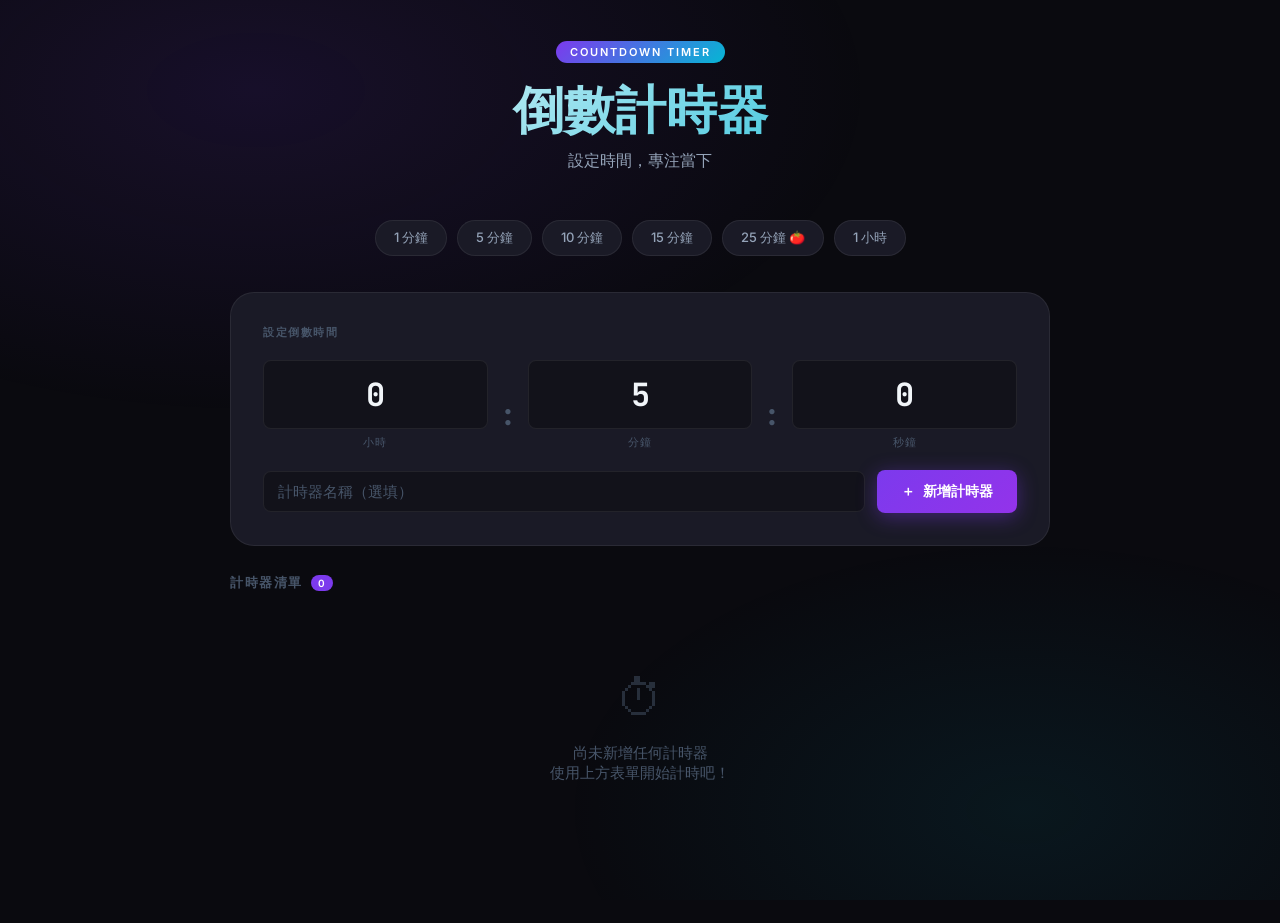
<file: countdown/index.html>
<!DOCTYPE html>
<html lang="zh-TW">
<head>
  <meta charset="UTF-8" />
  <meta name="viewport" content="width=device-width, initial-scale=1.0" />
  <meta name="description" content="優雅的倒數計時應用程式，支援多個計時器、自訂時間與音效提醒。" />
  <title>倒數計時 — Countdown Timer</title>
  <link rel="preconnect" href="https://fonts.googleapis.com" />
  <link href="https://fonts.googleapis.com/css2?family=Inter:wght@300;400;500;600;700&family=JetBrains+Mono:wght@300;400;700&display=swap" rel="stylesheet" />
  <style>
    /* ===== CSS 自定義屬性（設計系統） ===== */
    :root {
      --bg-primary:    #0a0a0f;
      --bg-secondary:  #12121a;
      --bg-card:       #1a1a26;
      --bg-card-hover: #20202e;
      --accent-1:      #7c3aed;  /* 紫 */
      --accent-2:      #06b6d4;  /* 青 */
      --accent-3:      #f59e0b;  /* 琥珀 */
      --accent-danger: #ef4444;
      --accent-success:#10b981;
      --text-primary:  #f1f5f9;
      --text-secondary:#94a3b8;
      --text-muted:    #475569;
      --border:        rgba(255,255,255,0.07);
      --border-focus:  rgba(124,58,237,0.6);
      --shadow-glow:   0 0 40px rgba(124,58,237,0.25);
      --radius-sm:     8px;
      --radius-md:     16px;
      --radius-lg:     24px;
      --transition:    0.25s cubic-bezier(0.4,0,0.2,1);
    }

    /* ===== 基礎重設 ===== */
    *, *::before, *::after { box-sizing: border-box; margin: 0; padding: 0; }
    html { scroll-behavior: smooth; }
    body {
      font-family: 'Inter', sans-serif;
      background: var(--bg-primary);
      color: var(--text-primary);
      min-height: 100vh;
      overflow-x: hidden;
    }

    /* ===== 背景動態漸層 ===== */
    body::before {
      content: '';
      position: fixed;
      inset: 0;
      background:
        radial-gradient(ellipse 80% 60% at 20% 10%, rgba(124,58,237,0.12) 0%, transparent 60%),
        radial-gradient(ellipse 60% 50% at 80% 90%, rgba(6,182,212,0.08) 0%, transparent 60%);
      pointer-events: none;
      z-index: 0;
    }

    /* ===== 版面配置 ===== */
    .app-wrapper {
      position: relative;
      z-index: 1;
      max-width: 860px;
      margin: 0 auto;
      padding: 40px 20px 80px;
    }

    /* ===== 頁頭 ===== */
    .app-header {
      text-align: center;
      margin-bottom: 48px;
    }
    .app-header .badge {
      display: inline-block;
      background: linear-gradient(135deg, var(--accent-1), var(--accent-2));
      color: #fff;
      font-size: 11px;
      font-weight: 600;
      letter-spacing: 2px;
      text-transform: uppercase;
      padding: 4px 14px;
      border-radius: 100px;
      margin-bottom: 16px;
    }
    .app-header h1 {
      font-size: clamp(2rem, 5vw, 3.2rem);
      font-weight: 700;
      background: linear-gradient(135deg, #fff 0%, var(--accent-2) 100%);
      -webkit-background-clip: text;
      -webkit-text-fill-color: transparent;
      background-clip: text;
      line-height: 1.2;
    }
    .app-header p {
      margin-top: 10px;
      color: var(--text-secondary);
      font-size: 1rem;
    }

    /* ===== 快速選擇按鈕 ===== */
    .quick-select {
      display: flex;
      gap: 10px;
      flex-wrap: wrap;
      justify-content: center;
      margin-bottom: 36px;
    }
    .quick-btn {
      background: var(--bg-card);
      border: 1px solid var(--border);
      color: var(--text-secondary);
      font-family: 'Inter', sans-serif;
      font-size: 13px;
      font-weight: 500;
      padding: 8px 18px;
      border-radius: 100px;
      cursor: pointer;
      transition: all var(--transition);
    }
    .quick-btn:hover {
      background: var(--bg-card-hover);
      border-color: var(--accent-1);
      color: var(--text-primary);
      transform: translateY(-2px);
    }

    /* ===== 倒數設定區 ===== */
    .setup-card {
      background: var(--bg-card);
      border: 1px solid var(--border);
      border-radius: var(--radius-lg);
      padding: 32px;
      margin-bottom: 28px;
      transition: box-shadow var(--transition);
    }
    .setup-card:focus-within {
      box-shadow: var(--shadow-glow);
      border-color: var(--border-focus);
    }

    /* 標題欄 */
    .setup-card label.card-label {
      display: block;
      font-size: 11px;
      font-weight: 600;
      letter-spacing: 1.5px;
      text-transform: uppercase;
      color: var(--text-muted);
      margin-bottom: 20px;
    }

    /* 時間輸入 */
    .time-inputs {
      display: flex;
      gap: 16px;
      align-items: center;
      flex-wrap: wrap;
      margin-bottom: 20px;
    }
    .time-field {
      flex: 1;
      min-width: 90px;
      display: flex;
      flex-direction: column;
      gap: 6px;
    }
    .time-field span {
      font-size: 11px;
      color: var(--text-muted);
      text-align: center;
      letter-spacing: 1px;
      text-transform: uppercase;
    }
    .time-field input[type="number"] {
      width: 100%;
      background: var(--bg-secondary);
      border: 1px solid var(--border);
      border-radius: var(--radius-sm);
      color: var(--text-primary);
      font-family: 'JetBrains Mono', monospace;
      font-size: 2rem;
      font-weight: 700;
      text-align: center;
      padding: 12px 8px;
      outline: none;
      transition: border-color var(--transition), box-shadow var(--transition);
      -moz-appearance: textfield;
      appearance: textfield;
    }
    .time-field input[type="number"]::-webkit-inner-spin-button,
    .time-field input[type="number"]::-webkit-outer-spin-button { -webkit-appearance: none; }
    .time-field input[type="number"]:focus {
      border-color: var(--accent-1);
      box-shadow: 0 0 0 3px rgba(124,58,237,0.2);
    }
    .time-separator {
      font-size: 2rem;
      font-weight: 700;
      color: var(--text-muted);
      padding-top: 16px;
    }

    /* 計時器名稱 */
    .name-row {
      display: flex;
      gap: 12px;
      align-items: center;
    }
    .name-field {
      flex: 1;
    }
    .name-field input[type="text"] {
      width: 100%;
      background: var(--bg-secondary);
      border: 1px solid var(--border);
      border-radius: var(--radius-sm);
      color: var(--text-primary);
      font-family: 'Inter', sans-serif;
      font-size: 15px;
      padding: 10px 14px;
      outline: none;
      transition: border-color var(--transition), box-shadow var(--transition);
    }
    .name-field input[type="text"]::placeholder { color: var(--text-muted); }
    .name-field input[type="text"]:focus {
      border-color: var(--accent-1);
      box-shadow: 0 0 0 3px rgba(124,58,237,0.2);
    }

    /* ===== 主按鈕 ===== */
    .btn {
      display: inline-flex;
      align-items: center;
      gap: 8px;
      font-family: 'Inter', sans-serif;
      font-weight: 600;
      font-size: 14px;
      padding: 12px 24px;
      border-radius: var(--radius-sm);
      border: none;
      cursor: pointer;
      transition: all var(--transition);
      white-space: nowrap;
    }
    .btn-primary {
      background: linear-gradient(135deg, var(--accent-1), #9333ea);
      color: #fff;
      box-shadow: 0 4px 20px rgba(124,58,237,0.4);
    }
    .btn-primary:hover {
      transform: translateY(-2px);
      box-shadow: 0 8px 28px rgba(124,58,237,0.55);
    }
    .btn-primary:active { transform: translateY(0); }

    /* ===== 計時器卡片清單 ===== */
    .timers-section h2 {
      font-size: 13px;
      font-weight: 600;
      letter-spacing: 1.5px;
      text-transform: uppercase;
      color: var(--text-muted);
      margin-bottom: 16px;
      display: flex;
      align-items: center;
      gap: 8px;
    }
    .timers-section h2 .count-badge {
      background: var(--accent-1);
      color: #fff;
      font-size: 10px;
      padding: 2px 7px;
      border-radius: 100px;
    }
    .timers-list {
      display: flex;
      flex-direction: column;
      gap: 16px;
    }
    .timer-card {
      background: var(--bg-card);
      border: 1px solid var(--border);
      border-radius: var(--radius-md);
      padding: 24px 28px;
      display: grid;
      grid-template-columns: 1fr auto;
      gap: 16px;
      align-items: center;
      transition: all var(--transition);
      position: relative;
      overflow: hidden;
    }
    .timer-card::before {
      content: '';
      position: absolute;
      top: 0; left: 0; right: 0;
      height: 2px;
      background: linear-gradient(90deg, var(--accent-1), var(--accent-2));
      transform: scaleX(var(--progress, 1));
      transform-origin: left;
      transition: transform 1s linear;
    }
    .timer-card.running {
      border-color: rgba(124,58,237,0.35);
      box-shadow: 0 4px 24px rgba(124,58,237,0.12);
    }
    .timer-card.paused {
      border-color: rgba(245,158,11,0.35);
    }
    .timer-card.finished {
      border-color: rgba(16,185,129,0.5);
      animation: finishPulse 1.5s ease-in-out infinite alternate;
    }
    @keyframes finishPulse {
      from { box-shadow: 0 0 0 rgba(16,185,129,0); }
      to   { box-shadow: 0 0 24px rgba(16,185,129,0.3); }
    }

    .timer-info { min-width: 0; }
    .timer-name {
      font-size: 13px;
      font-weight: 500;
      color: var(--text-secondary);
      margin-bottom: 6px;
      display: flex;
      align-items: center;
      gap: 8px;
    }
    .status-dot {
      width: 7px; height: 7px;
      border-radius: 50%;
      background: var(--text-muted);
      flex-shrink: 0;
    }
    .status-dot.running  { background: var(--accent-1); box-shadow: 0 0 6px var(--accent-1); animation: blink 1.2s ease-in-out infinite; }
    .status-dot.paused   { background: var(--accent-3); }
    .status-dot.finished { background: var(--accent-success); }
    @keyframes blink {
      0%, 100% { opacity: 1; } 50% { opacity: 0.3; }
    }

    .timer-display {
      font-family: 'JetBrains Mono', monospace;
      font-size: clamp(2rem, 6vw, 3.2rem);
      font-weight: 700;
      letter-spacing: -1px;
      color: var(--text-primary);
      line-height: 1;
    }
    .timer-card.finished .timer-display {
      background: linear-gradient(135deg, var(--accent-success), var(--accent-2));
      -webkit-background-clip: text;
      -webkit-text-fill-color: transparent;
      background-clip: text;
    }

    /* 控制按鈕群 */
    .timer-controls {
      display: flex;
      flex-direction: column;
      gap: 8px;
      align-items: flex-end;
    }
    .ctrl-btn {
      width: 42px; height: 42px;
      border-radius: 50%;
      border: 1px solid var(--border);
      background: var(--bg-secondary);
      color: var(--text-secondary);
      font-size: 16px;
      cursor: pointer;
      display: flex;
      align-items: center;
      justify-content: center;
      transition: all var(--transition);
      position: relative;
    }
    .ctrl-btn:hover { transform: scale(1.1); }
    .ctrl-btn.play-pause {
      width: 50px; height: 50px;
      background: linear-gradient(135deg, var(--accent-1), #9333ea);
      border-color: transparent;
      color: #fff;
      font-size: 18px;
      box-shadow: 0 4px 16px rgba(124,58,237,0.4);
    }
    .ctrl-btn.play-pause:hover {
      box-shadow: 0 6px 22px rgba(124,58,237,0.6);
    }
    .ctrl-btn.play-pause.paused-state {
      background: linear-gradient(135deg, var(--accent-3), #d97706);
      box-shadow: 0 4px 16px rgba(245,158,11,0.4);
    }
    .ctrl-btn.reset-btn:hover  { background: rgba(245,158,11,0.15); border-color: var(--accent-3); color: var(--accent-3); }
    .ctrl-btn.delete-btn:hover { background: rgba(239,68,68,0.15); border-color: var(--accent-danger); color: var(--accent-danger); }

    .controls-row {
      display: flex;
      gap: 8px;
      align-items: center;
    }

    /* ===== 空狀態 ===== */
    .empty-state {
      text-align: center;
      padding: 60px 20px;
      color: var(--text-muted);
    }
    .empty-state .icon { font-size: 48px; margin-bottom: 16px; opacity: 0.5; }
    .empty-state p { font-size: 15px; }

    /* ===== 進場動畫 ===== */
    @keyframes slideIn {
      from { opacity: 0; transform: translateY(20px); }
      to   { opacity: 1; transform: translateY(0); }
    }
    .timer-card { animation: slideIn 0.35s ease forwards; }

    /* ===== Toast 通知 ===== */
    #toast-container {
      position: fixed;
      bottom: 28px;
      right: 28px;
      display: flex;
      flex-direction: column;
      gap: 10px;
      z-index: 9999;
    }
    .toast {
      background: var(--bg-card);
      border: 1px solid var(--accent-success);
      color: var(--text-primary);
      padding: 14px 20px;
      border-radius: var(--radius-sm);
      font-size: 14px;
      font-weight: 500;
      box-shadow: 0 8px 32px rgba(0,0,0,0.4);
      animation: toastIn 0.3s ease forwards;
      display: flex;
      align-items: center;
      gap: 10px;
    }
    @keyframes toastIn {
      from { opacity: 0; transform: translateX(60px); }
      to   { opacity: 1; transform: translateX(0); }
    }

    /* ===== RWD ===== */
    @media (max-width: 520px) {
      .timer-card { grid-template-columns: 1fr; }
      .timer-controls { flex-direction: row; align-items: center; }
      .time-separator { display: none; }
    }
  </style>
</head>
<body>

<div class="app-wrapper">

  <!-- 頁頭 -->
  <header class="app-header">
    <div class="badge">Countdown Timer</div>
    <h1>倒數計時器</h1>
    <p>設定時間，專注當下</p>
  </header>

  <!-- 快速選擇 -->
  <div class="quick-select" aria-label="快速時間選擇">
    <button class="quick-btn" data-seconds="60">1 分鐘</button>
    <button class="quick-btn" data-seconds="300">5 分鐘</button>
    <button class="quick-btn" data-seconds="600">10 分鐘</button>
    <button class="quick-btn" data-seconds="900">15 分鐘</button>
    <button class="quick-btn" data-seconds="1500">25 分鐘 🍅</button>
    <button class="quick-btn" data-seconds="3600">1 小時</button>
  </div>

  <!-- 設定卡 -->
  <div class="setup-card" role="region" aria-label="新增計時器">
    <label class="card-label" for="input-hours">設定倒數時間</label>
    <div class="time-inputs">
      <div class="time-field">
        <input type="number" id="input-hours"   min="0" max="99" value="0"  placeholder="0"  aria-label="小時" />
        <span>小時</span>
      </div>
      <div class="time-separator">:</div>
      <div class="time-field">
        <input type="number" id="input-minutes" min="0" max="59" value="5"  placeholder="0"  aria-label="分鐘" />
        <span>分鐘</span>
      </div>
      <div class="time-separator">:</div>
      <div class="time-field">
        <input type="number" id="input-seconds" min="0" max="59" value="0"  placeholder="0"  aria-label="秒數" />
        <span>秒鐘</span>
      </div>
    </div>

    <div class="name-row">
      <div class="name-field">
        <input type="text" id="input-name" placeholder="計時器名稱（選填）" maxlength="30" aria-label="計時器名稱" />
      </div>
      <button class="btn btn-primary" id="add-timer-btn" aria-label="新增計時器">
        <span>＋</span> 新增計時器
      </button>
    </div>
  </div>

  <!-- 計時器清單 -->
  <section class="timers-section" aria-live="polite">
    <h2>
      計時器清單
      <span class="count-badge" id="timer-count">0</span>
    </h2>
    <div class="timers-list" id="timers-list">
      <div class="empty-state" id="empty-state">
        <div class="icon">⏱</div>
        <p>尚未新增任何計時器<br>使用上方表單開始計時吧！</p>
      </div>
    </div>
  </section>

</div>

<!-- Toast 容器 -->
<div id="toast-container" aria-live="assertive"></div>

<script>
  /* ===== 全域狀態 ===== */
  let timers = [];       // { id, name, total, remaining, state: 'idle'|'running'|'paused'|'finished' }
  let intervals = {};    // { id: intervalHandle }

  /* ===== 音效：利用 Web Audio API 產生提示音 ===== */
  function playFinishSound() {
    try {
      const ctx = new (window.AudioContext || window.webkitAudioContext)();
      const notes = [523.25, 659.25, 783.99, 1046.5]; // C5 E5 G5 C6
      notes.forEach((freq, i) => {
        const osc = ctx.createOscillator();
        const gain = ctx.createGain();
        osc.connect(gain);
        gain.connect(ctx.destination);
        osc.type = 'sine';
        osc.frequency.value = freq;
        const start = ctx.currentTime + i * 0.18;
        gain.gain.setValueAtTime(0, start);
        gain.gain.linearRampToValueAtTime(0.35, start + 0.05);
        gain.gain.exponentialRampToValueAtTime(0.001, start + 0.4);
        osc.start(start);
        osc.stop(start + 0.4);
      });
    } catch(e) { /* 忽略音訊錯誤 */ }
  }

  /* ===== 格式化時間 ===== */
  function fmt(sec) {
    const h = Math.floor(sec / 3600);
    const m = Math.floor((sec % 3600) / 60);
    const s = sec % 60;
    if (h > 0) return `${h}:${pad(m)}:${pad(s)}`;
    return `${pad(m)}:${pad(s)}`;
  }
  function pad(n) { return String(n).padStart(2, '0'); }

  /* ===== 建立計時器 ===== */
  function createTimer(total, name) {
    const id = Date.now().toString(36) + Math.random().toString(36).slice(2, 5);
    const timer = { id, name: name || '計時器', total, remaining: total, state: 'idle' };
    timers.push(timer);
    renderAll();
    // 自動啟動
    startTimer(id);
  }

  /* ===== 啟動計時器 ===== */
  function startTimer(id) {
    const t = timers.find(x => x.id === id);
    if (!t || t.state === 'finished') return;
    t.state = 'running';
    updateCard(id);
    intervals[id] = setInterval(() => {
      t.remaining = Math.max(0, t.remaining - 1);
      updateDisplay(id);
      if (t.remaining <= 0) {
        clearInterval(intervals[id]);
        t.state = 'finished';
        updateCard(id);
        playFinishSound();
        showToast(`✅ "${t.name}" 倒數完成！`);
      }
    }, 1000);
  }

  /* ===== 暫停 / 繼續 ===== */
  function toggleTimer(id) {
    const t = timers.find(x => x.id === id);
    if (!t) return;
    if (t.state === 'running') {
      clearInterval(intervals[id]);
      t.state = 'paused';
    } else if (t.state === 'paused' || t.state === 'idle') {
      startTimer(id);
      return;
    }
    updateCard(id);
  }

  /* ===== 重設計時器 ===== */
  function resetTimer(id) {
    const t = timers.find(x => x.id === id);
    if (!t) return;
    clearInterval(intervals[id]);
    t.remaining = t.total;
    t.state = 'idle';
    updateCard(id);
  }

  /* ===== 刪除計時器 ===== */
  function deleteTimer(id) {
    clearInterval(intervals[id]);
    timers = timers.filter(x => x.id !== id);
    const el = document.getElementById('card-' + id);
    if (el) {
      el.style.animation = 'none';
      el.style.transition = 'all 0.3s ease';
      el.style.opacity = '0';
      el.style.transform = 'translateY(-10px) scale(0.97)';
      setTimeout(() => { el.remove(); updateCount(); }, 300);
    }
  }

  /* ===== 渲染全部（首次） ===== */
  function renderAll() {
    const list = document.getElementById('timers-list');
    const empty = document.getElementById('empty-state');
    // 清除既有卡片（保留 empty-state）
    [...list.querySelectorAll('.timer-card')].forEach(c => c.remove());
    timers.forEach(t => list.appendChild(buildCard(t)));
    empty.style.display = timers.length ? 'none' : 'block';
    updateCount();
  }

  /* ===== 建構卡片 DOM ===== */
  function buildCard(t) {
    const card = document.createElement('div');
    card.className = `timer-card ${t.state}`;
    card.id = 'card-' + t.id;
    card.style.setProperty('--progress', t.total > 0 ? t.remaining / t.total : 1);
    card.innerHTML = `
      <div class="timer-info">
        <div class="timer-name">
          <span class="status-dot ${t.state}" id="dot-${t.id}"></span>
          <span id="name-${t.id}">${escHtml(t.name)}</span>
        </div>
        <div class="timer-display" id="display-${t.id}">${fmt(t.remaining)}</div>
      </div>
      <div class="timer-controls">
        <div class="controls-row">
          <button class="ctrl-btn play-pause ${t.state === 'paused' ? 'paused-state' : ''}"
                  id="pp-${t.id}"
                  aria-label="${t.state === 'running' ? '暫停' : '啟動'}"
                  onclick="toggleTimer('${t.id}')">
            ${t.state === 'running' ? '⏸' : '▶'}
          </button>
        </div>
        <div class="controls-row">
          <button class="ctrl-btn reset-btn" aria-label="重設" onclick="resetTimer('${t.id}')">↺</button>
          <button class="ctrl-btn delete-btn" aria-label="刪除" onclick="deleteTimer('${t.id}')">✕</button>
        </div>
      </div>
    `;
    return card;
  }

  /* ===== 更新顯示數字 ===== */
  function updateDisplay(id) {
    const t = timers.find(x => x.id === id);
    if (!t) return;
    const disp = document.getElementById('display-' + id);
    if (disp) disp.textContent = fmt(t.remaining);
    const card = document.getElementById('card-' + id);
    if (card && t.total > 0) {
      card.style.setProperty('--progress', t.remaining / t.total);
    }
    // 更新頁面 title（若只有一個計時器）
    if (timers.length === 1) {
      document.title = `⏱ ${fmt(t.remaining)} — 倒數計時`;
    }
  }

  /* ===== 更新整張卡片狀態 ===== */
  function updateCard(id) {
    const t = timers.find(x => x.id === id);
    if (!t) return;
    const card = document.getElementById('card-' + id);
    if (!card) return;
    card.className = `timer-card ${t.state}`;
    const dot = document.getElementById('dot-' + id);
    if (dot) { dot.className = `status-dot ${t.state}`; }
    const pp = document.getElementById('pp-' + id);
    if (pp) {
      pp.innerHTML = (t.state === 'running') ? '⏸' : (t.state === 'finished' ? '✓' : '▶');
      pp.className = `ctrl-btn play-pause ${t.state === 'paused' ? 'paused-state' : ''}`;
      pp.setAttribute('aria-label', t.state === 'running' ? '暫停' : '啟動');
      pp.disabled = t.state === 'finished';
    }
    updateDisplay(id);
    if (timers.length > 1 || t.state === 'finished') {
      document.title = '倒數計時 — Countdown Timer';
    }
  }

  /* ===== 更新計數徽章 ===== */
  function updateCount() {
    document.getElementById('timer-count').textContent = timers.length;
    const empty = document.getElementById('empty-state');
    empty.style.display = timers.length ? 'none' : 'block';
  }

  /* ===== Toast 通知 ===== */
  function showToast(msg) {
    const container = document.getElementById('toast-container');
    const toast = document.createElement('div');
    toast.className = 'toast';
    toast.textContent = msg;
    container.appendChild(toast);
    setTimeout(() => {
      toast.style.transition = 'all 0.4s ease';
      toast.style.opacity = '0';
      toast.style.transform = 'translateX(60px)';
      setTimeout(() => toast.remove(), 400);
    }, 3500);
  }

  /* ===== XSS 防護 ===== */
  function escHtml(str) {
    return str.replace(/[&<>"']/g, c => ({'&':'&amp;','<':'&lt;','>':'&gt;','"':'&quot;',"'":'&#39;'}[c]));
  }

  /* ===== 讀取輸入值並新增 ===== */
  document.getElementById('add-timer-btn').addEventListener('click', () => {
    const h = parseInt(document.getElementById('input-hours').value)   || 0;
    const m = parseInt(document.getElementById('input-minutes').value) || 0;
    const s = parseInt(document.getElementById('input-seconds').value) || 0;
    const name = document.getElementById('input-name').value.trim();
    const total = h * 3600 + m * 60 + s;
    if (total <= 0) {
      showToast('⚠️ 請輸入大於 0 的時間');
      return;
    }
    createTimer(total, name || `計時器 ${timers.length + 1}`);
    // 清除輸入
    document.getElementById('input-name').value = '';
  });

  /* ===== 快速選擇 ===== */
  document.querySelectorAll('.quick-btn').forEach(btn => {
    btn.addEventListener('click', () => {
      const sec = parseInt(btn.dataset.seconds);
      const h = Math.floor(sec / 3600);
      const m = Math.floor((sec % 3600) / 60);
      const s = sec % 60;
      document.getElementById('input-hours').value   = h;
      document.getElementById('input-minutes').value = m;
      document.getElementById('input-seconds').value = s;
      // 視覺反饋
      btn.style.background = 'linear-gradient(135deg, var(--accent-1), var(--accent-2))';
      btn.style.color = '#fff';
      btn.style.borderColor = 'transparent';
      setTimeout(() => {
        btn.style.background = '';
        btn.style.color = '';
        btn.style.borderColor = '';
      }, 800);
    });
  });

  /* ===== Enter 鍵新增 ===== */
  ['input-hours','input-minutes','input-seconds','input-name'].forEach(id => {
    document.getElementById(id).addEventListener('keydown', e => {
      if (e.key === 'Enter') document.getElementById('add-timer-btn').click();
    });
  });

  /* ===== 數字輸入格式化（離開焦點時補零） ===== */
  ['input-hours','input-minutes','input-seconds'].forEach(id => {
    const el = document.getElementById(id);
    el.addEventListener('blur', () => {
      let val = parseInt(el.value) || 0;
      // 限制最大值
      const max = id === 'input-hours' ? 99 : 59;
      val = Math.max(0, Math.min(max, val));
      el.value = val;
    });
  });

  /* ===== 初始渲染 ===== */
  renderAll();
</script>
</body>
</html>
</file>
